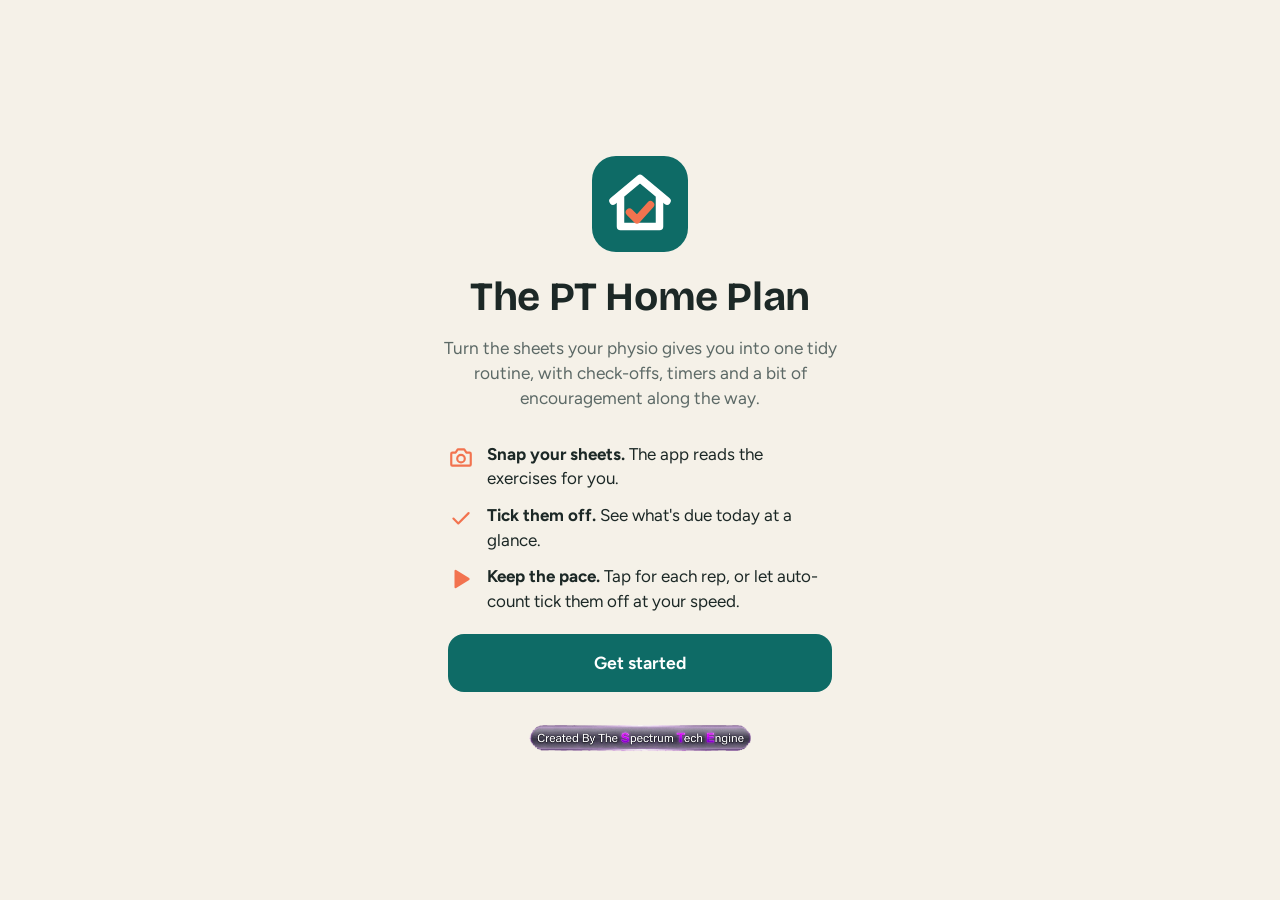
<file: index.html>
<!doctype html>
<html lang="en-IE">
<head>
  <meta charset="utf-8">
  <meta name="viewport" content="width=device-width, initial-scale=1, viewport-fit=cover">
  <meta name="theme-color" content="#F5F1E8" media="(prefers-color-scheme: light)">
  <meta name="theme-color" content="#0F1716" media="(prefers-color-scheme: dark)">
  <meta name="description" content="Turns the sheets your physio gives you into one organised routine, with check-offs, timers and encouragement.">
  <title>The PT Home Plan</title>
  <link rel="icon" href="icon.svg" type="image/svg+xml">
  <link rel="manifest" href="manifest.webmanifest">
  <link rel="apple-touch-icon" href="apple-touch-icon.png">
  <!-- The picture and words WhatsApp shows under a link to the app -->
  <meta property="og:title" content="The PT Home Plan">
  <meta property="og:description" content="Turns the sheets your physio gives you into one organised home routine.">
  <meta property="og:url" content="https://thespectrumtechengine.com/the-pt-home-plan/">
  <meta property="og:image" content="https://thespectrumtechengine.com/the-pt-home-plan/share.jpg">
  <meta property="og:image:secure_url" content="https://thespectrumtechengine.com/the-pt-home-plan/share.jpg">
  <meta property="og:image:type" content="image/jpeg">
  <meta property="og:image:width" content="1200">
  <meta property="og:image:height" content="630">
  <meta property="og:type" content="website">
  <!-- Usage numbers and owner tools, shared by every Spectrum Tech Engine app -->
  <script src="https://thespectrumtechengine.com/ste-owner.js" data-app="the-pt-home-plan" defer></script>
  <script type="module" crossorigin src="./assets/index-CIhafjNV.js"></script>
  <link rel="stylesheet" crossorigin href="./assets/index-ODN9Ig1Z.css">
</head>
<body>
  <div id="app"></div>
</body>
</html>
</file>
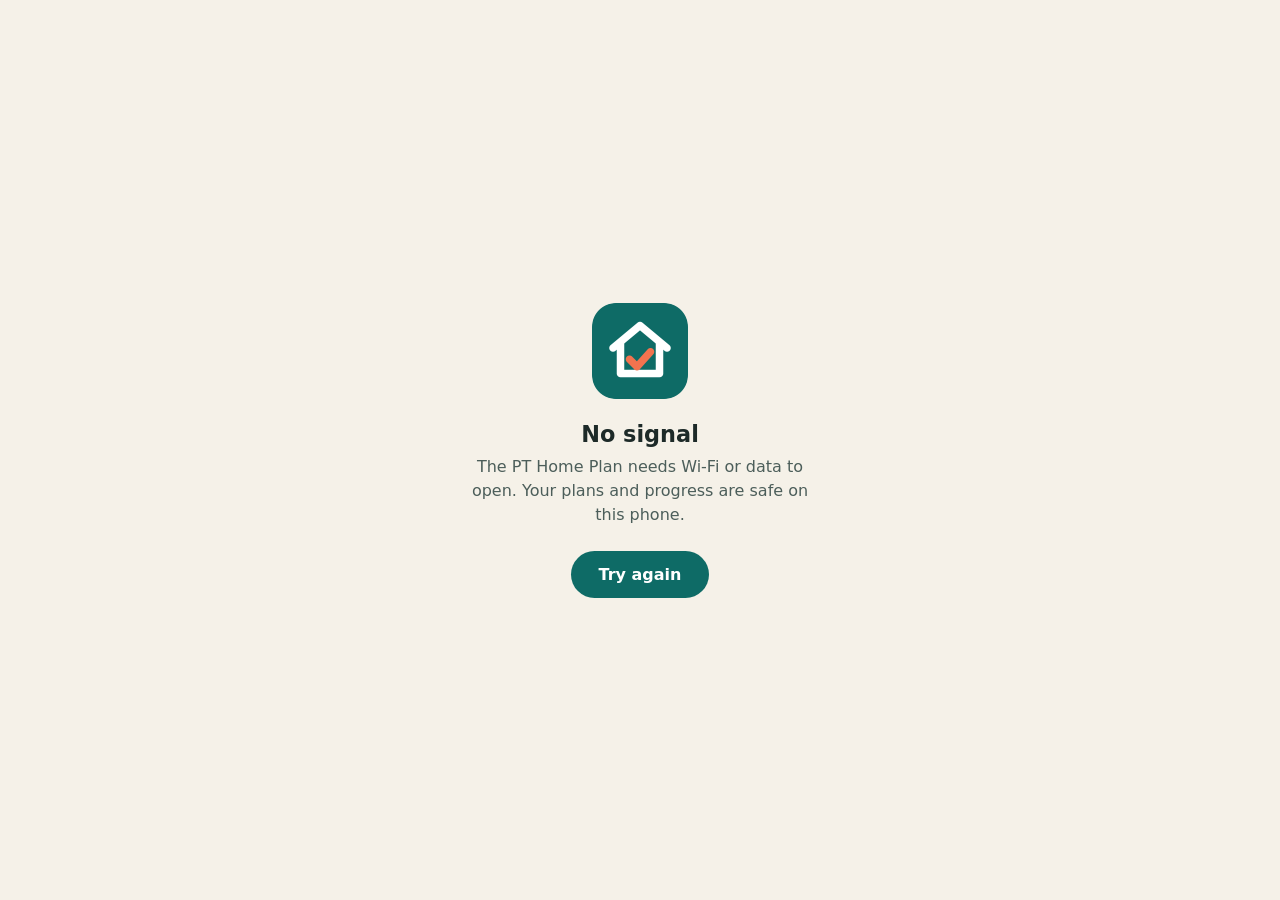
<file: offline.html>
<!doctype html>
<html lang="en-IE">
<head>
<meta charset="utf-8">
<meta name="viewport" content="width=device-width, initial-scale=1">
<title>The PT Home Plan</title>
<style>
  :root { --bg: #F5F1E8; --ink: #1D2A28; --muted: #4C5E5A; --brand: #0E6B66; }
  @media (prefers-color-scheme: dark) { :root { --bg: #0F1716; --ink: #E8EFEC; --muted: #A9BAB5; --brand: #5CC2B8; } }
  body { margin: 0; min-height: 100vh; display: grid; place-items: center; background: var(--bg); color: var(--ink);
         font-family: system-ui, -apple-system, "Segoe UI", sans-serif; text-align: center; padding: 24px; box-sizing: border-box; }
  img { width: 96px; height: 96px; border-radius: 22px; }
  h1 { font-size: 1.4rem; margin: 18px 0 8px; }
  p { margin: 0 0 24px; line-height: 1.5; color: var(--muted); max-width: 22rem; }
  a { display: inline-block; background: var(--brand); color: #fff; font-weight: 700; text-decoration: none; padding: 14px 28px; border-radius: 999px; }
</style>
</head>
<body>
  <main>
    <img src="icon-192.png" alt="">
    <h1>No signal</h1>
    <p>The PT Home Plan needs Wi-Fi or data to open. Your plans and progress are safe on this phone.</p>
    <a href="https://thespectrumtechengine.com/the-pt-home-plan/">Try again</a>
  </main>
</body>
</html>
</file>
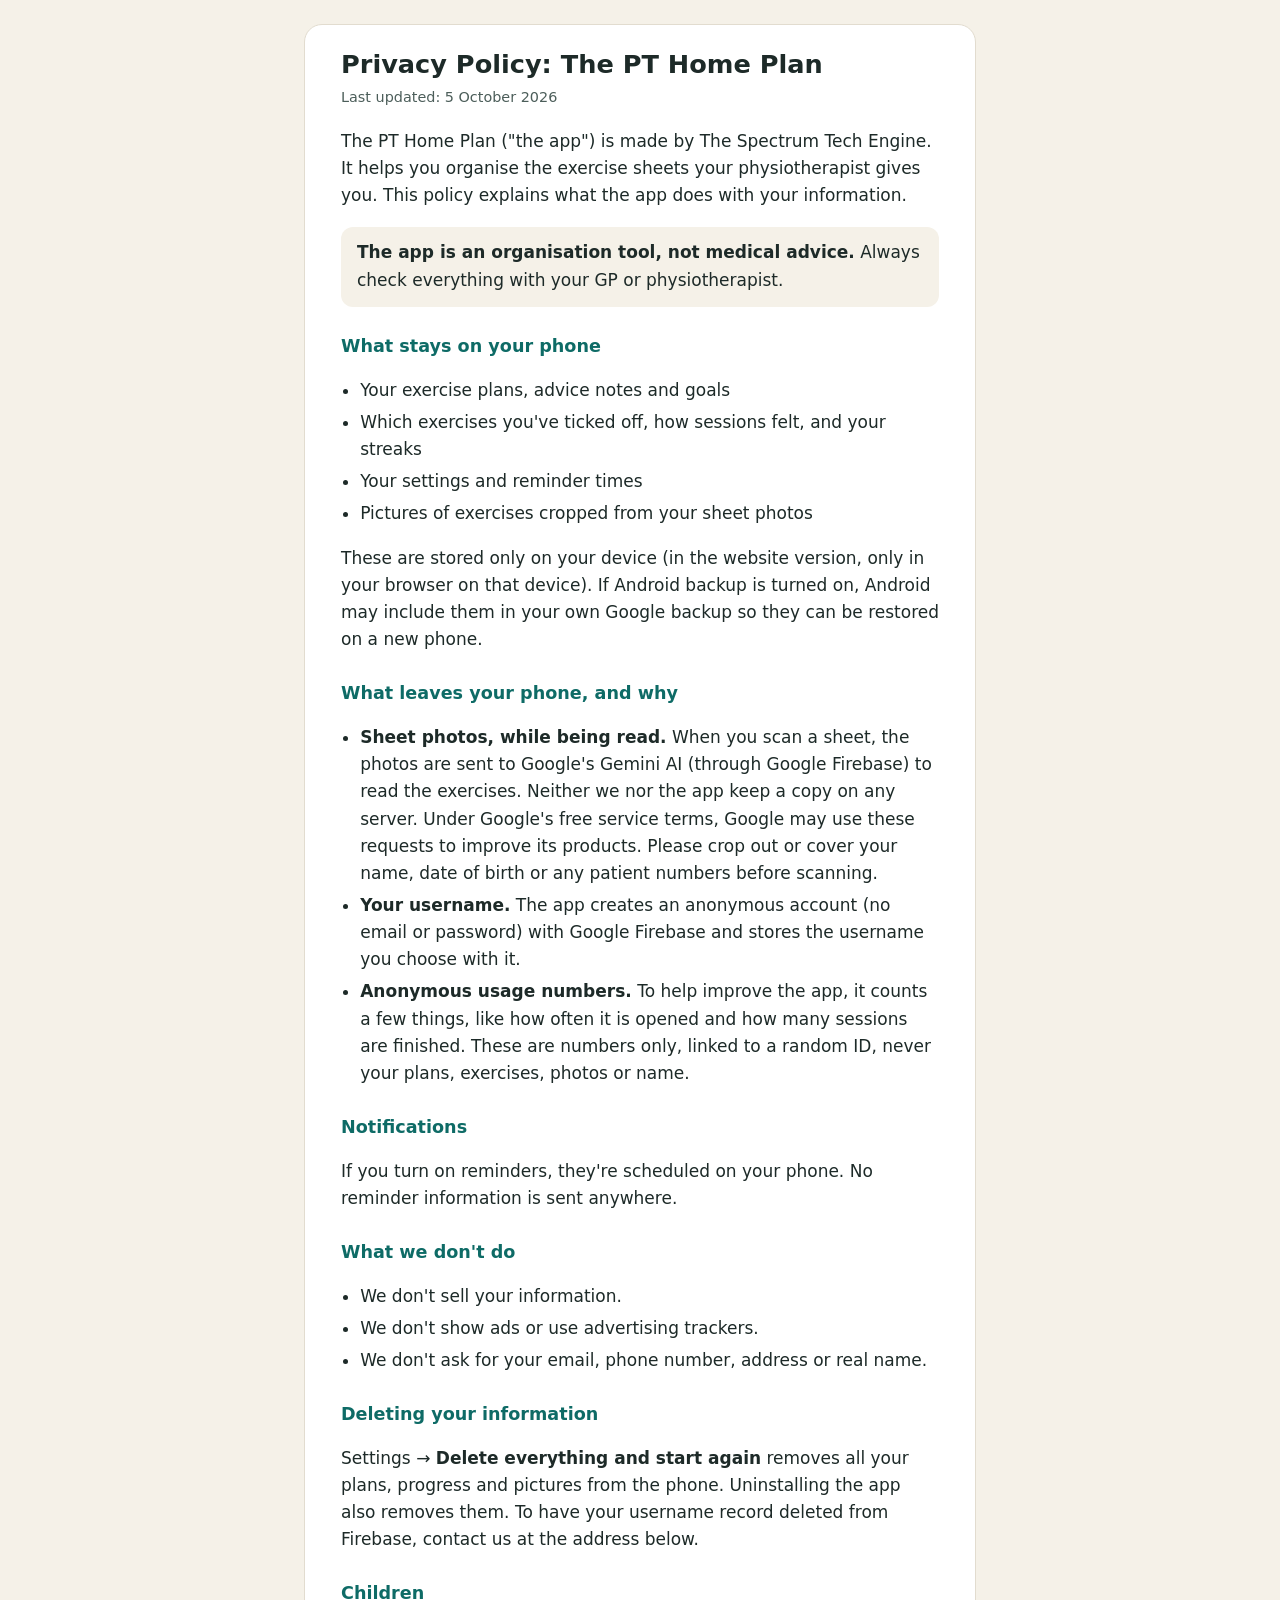
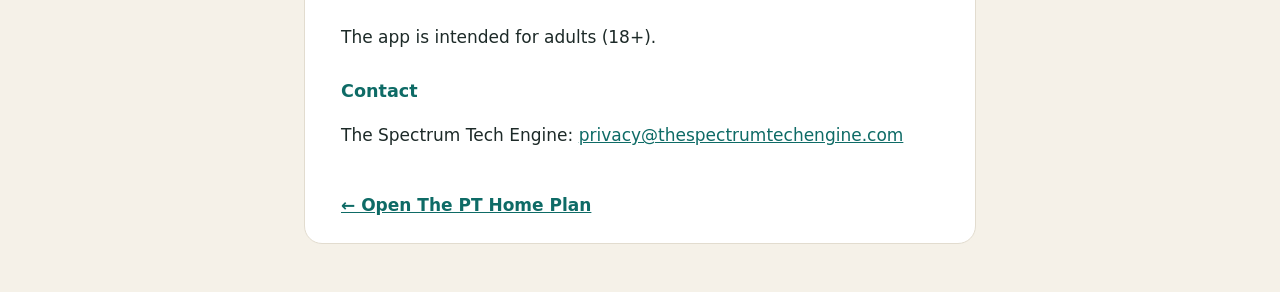
<file: privacy.html>
<!doctype html>
<html lang="en-IE">
<head>
<meta charset="utf-8">
<meta name="viewport" content="width=device-width, initial-scale=1">
<title>Privacy Policy: The PT Home Plan</title>
<meta name="description" content="What The PT Home Plan does with your information.">
<link rel="icon" href="icon.svg" type="image/svg+xml">
<style>
  :root { --bg: #F5F1E8; --card: #FFFFFF; --ink: #1D2A28; --muted: #4C5E5A; --brand: #0E6B66; --line: #E2DCCF; }
  @media (prefers-color-scheme: dark) { :root:not([data-theme="light"]) { --bg: #0F1716; --card: #17221F; --ink: #E8EFEC; --muted: #A9BAB5; --brand: #5CC2B8; --line: #26332F; } }
  :root[data-theme="dark"] { --bg: #0F1716; --card: #17221F; --ink: #E8EFEC; --muted: #A9BAB5; --brand: #5CC2B8; --line: #26332F; }
  * { box-sizing: border-box; }
  body { margin: 0; background: var(--bg); color: var(--ink); font: 17px/1.6 system-ui, -apple-system, "Segoe UI", Roboto, sans-serif; padding: 24px 16px 48px; }
  main { max-width: 42rem; margin: 0 auto; background: var(--card); border: 1px solid var(--line); border-radius: 18px; padding: 24px clamp(16px, 4vw, 36px); }
  h1 { font-size: 1.6rem; line-height: 1.25; margin: 0 0 .3rem; }
  h2 { font-size: 1.1rem; margin: 1.6rem 0 .4rem; color: var(--brand); }
  p, li { color: var(--ink); }
  ul { padding-left: 1.2rem; }
  li { margin: .3rem 0; }
  .updated { color: var(--muted); margin: 0 0 1.2rem; font-size: .9rem; }
  .callout { background: var(--bg); border-radius: 12px; padding: .8rem 1rem; }
  a { color: var(--brand); }
  .back { display: inline-block; margin-top: 1.6rem; font-weight: 600; }
</style>
</head>
<body>
<main>
  <h1>Privacy Policy: The PT Home Plan</h1>
  <p class="updated">Last updated: 5 October 2026</p>

  <p>The PT Home Plan ("the app") is made by The Spectrum Tech Engine. It helps you organise the exercise sheets your physiotherapist gives you. This policy explains what the app does with your information.</p>
  <p class="callout"><b>The app is an organisation tool, not medical advice.</b> Always check everything with your GP or physiotherapist.</p>

  <h2>What stays on your phone</h2>
  <ul>
    <li>Your exercise plans, advice notes and goals</li>
    <li>Which exercises you've ticked off, how sessions felt, and your streaks</li>
    <li>Your settings and reminder times</li>
    <li>Pictures of exercises cropped from your sheet photos</li>
  </ul>
  <p>These are stored only on your device (in the website version, only in your browser on that device). If Android backup is turned on, Android may include them in your own Google backup so they can be restored on a new phone.</p>

  <h2>What leaves your phone, and why</h2>
  <ul>
    <li><b>Sheet photos, while being read.</b> When you scan a sheet, the photos are sent to Google's Gemini AI (through Google Firebase) to read the exercises. Neither we nor the app keep a copy on any server. Under Google's free service terms, Google may use these requests to improve its products. Please crop out or cover your name, date of birth or any patient numbers before scanning.</li>
    <li><b>Your username.</b> The app creates an anonymous account (no email or password) with Google Firebase and stores the username you choose with it.</li>
    <li><b>Anonymous usage numbers.</b> To help improve the app, it counts a few things, like how often it is opened and how many sessions are finished. These are numbers only, linked to a random ID, never your plans, exercises, photos or name.</li>
  </ul>

  <h2>Notifications</h2>
  <p>If you turn on reminders, they're scheduled on your phone. No reminder information is sent anywhere.</p>

  <h2>What we don't do</h2>
  <ul>
    <li>We don't sell your information.</li>
    <li>We don't show ads or use advertising trackers.</li>
    <li>We don't ask for your email, phone number, address or real name.</li>
  </ul>

  <h2>Deleting your information</h2>
  <p>Settings → <b>Delete everything and start again</b> removes all your plans, progress and pictures from the phone. Uninstalling the app also removes them. To have your username record deleted from Firebase, contact us at the address below.</p>

  <h2>Children</h2>
  <p>The app is intended for adults (18+).</p>

  <h2>Contact</h2>
  <p>The Spectrum Tech Engine: <a href="mailto:privacy@thespectrumtechengine.com">privacy@thespectrumtechengine.com</a></p>

  <a class="back" href="./">← Open The PT Home Plan</a>
</main>
</body>
</html>
</file>
<file: assets/index-ODN9Ig1Z.css>
@font-face{font-family:Figtree Variable;font-style:normal;font-display:swap;font-weight:300 900;src:url(./figtree-latin-ext-wght-normal-DCwSJGxG.woff2)format("woff2-variations");unicode-range:U+100-2BA,U+2BD-2C5,U+2C7-2CC,U+2CE-2D7,U+2DD-2FF,U+304,U+308,U+329,U+1D00-1DBF,U+1E00-1E9F,U+1EF2-1EFF,U+2020,U+20A0-20AB,U+20AD-20C0,U+2113,U+2C60-2C7F,U+A720-A7FF}@font-face{font-family:Figtree Variable;font-style:normal;font-display:swap;font-weight:300 900;src:url(./figtree-latin-wght-normal-D_ZTVpCC.woff2)format("woff2-variations");unicode-range:U+??,U+131,U+152-153,U+2BB-2BC,U+2C6,U+2DA,U+2DC,U+304,U+308,U+329,U+2000-206F,U+20AC,U+2122,U+2191,U+2193,U+2212,U+2215,U+FEFF,U+FFFD}@font-face{font-family:Bricolage Grotesque Variable;font-style:normal;font-display:swap;font-weight:200 800;src:url(./bricolage-grotesque-vietnamese-wght-normal-BUzh504Q.woff2)format("woff2-variations");unicode-range:U+102-103,U+110-111,U+128-129,U+168-169,U+1A0-1A1,U+1AF-1B0,U+300-301,U+303-304,U+308-309,U+323,U+329,U+1EA0-1EF9,U+20AB}@font-face{font-family:Bricolage Grotesque Variable;font-style:normal;font-display:swap;font-weight:200 800;src:url(./bricolage-grotesque-latin-ext-wght-normal-CcLUaPy7.woff2)format("woff2-variations");unicode-range:U+100-2BA,U+2BD-2C5,U+2C7-2CC,U+2CE-2D7,U+2DD-2FF,U+304,U+308,U+329,U+1D00-1DBF,U+1E00-1E9F,U+1EF2-1EFF,U+2020,U+20A0-20AB,U+20AD-20C0,U+2113,U+2C60-2C7F,U+A720-A7FF}@font-face{font-family:Bricolage Grotesque Variable;font-style:normal;font-display:swap;font-weight:200 800;src:url(./bricolage-grotesque-latin-wght-normal-DLoelf7F.woff2)format("woff2-variations");unicode-range:U+??,U+131,U+152-153,U+2BB-2BC,U+2C6,U+2DA,U+2DC,U+304,U+308,U+329,U+2000-206F,U+20AC,U+2122,U+2191,U+2193,U+2212,U+2215,U+FEFF,U+FFFD}:root{--bg:#f5f1e8;--surface:#fff;--surface-2:#efeadf;--ink:#1c2826;--ink-2:#5c6966;--line:#e3ddd0;--brand:#0e6b66;--brand-ink:#fff;--brand-soft:#d6ebe8;--accent:#f2734f;--accent-soft:#fde4db;--ok:#2e8a57;--danger:#c2412d;--gold:#e0a030;--shadow:0 1px 2px #1c28260f, 0 4px 16px #1c28260f;--radius:18px;--f-display:"Bricolage Grotesque Variable", "Figtree Variable", system-ui, sans-serif;--f-body:"Figtree Variable", system-ui, -apple-system, "Segoe UI", sans-serif;--safe-top:env(safe-area-inset-top,0px);--safe-bottom:env(safe-area-inset-bottom,0px);--tabbar-h:68px;--lightningcss-light:initial;--lightningcss-dark: ;color-scheme:light dark}@media (prefers-color-scheme:dark){:root{--lightningcss-light: ;--lightningcss-dark:initial;--bg:#0f1716;--surface:#172220;--surface-2:#1e2b29;--ink:#edf3f1;--ink-2:#9dada9;--line:#26332f;--brand:#3cb3a8;--brand-ink:#062320;--brand-soft:#173b37;--accent:#ff8a68;--accent-soft:#3a221b;--ok:#4cc184;--danger:#ff7a63;--shadow:0 1px 2px #0000004d, 0 4px 16px #00000040}}*{box-sizing:border-box}html,body{background:var(--bg);color:var(--ink);margin:0}body{font-family:var(--f-body);-webkit-font-smoothing:antialiased;-webkit-tap-highlight-color:transparent;overscroll-behavior-y:none;font-size:17px;line-height:1.45}body.no-scroll{overflow:hidden}button,input,textarea,select{font:inherit;color:inherit}button{cursor:pointer}svg{flex:none}img{max-width:100%}h1,h2,h3{margin:0;line-height:1.15}p{margin:0 0 .6em}p:last-child{margin-bottom:0}.sr-only{clip:rect(0 0 0 0);width:1px;height:1px;position:absolute;overflow:hidden}.muted{color:var(--ink-2)}.small{font-size:.85rem}.video-code{color:var(--ink-2);letter-spacing:.02em;margin:-.35rem 0 .8rem;font-size:.8rem}.center{text-align:center}.pad{padding:2rem 1rem}.display{font-family:var(--f-display);letter-spacing:-.01em;font-weight:700}.eyebrow{letter-spacing:.06em;text-transform:uppercase;color:var(--brand);margin:0 0 .3rem;font-size:.78rem;font-weight:600}.prose{white-space:normal}.fine{color:var(--ink-2);text-align:center;max-width:30rem;margin:.5rem auto 0;font-size:.78rem}#app{min-height:100dvh}.view{max-width:640px;padding:calc(var(--safe-top) + 1.25rem) 16px calc(var(--tabbar-h) + var(--safe-bottom) + 1.5rem);flex-direction:column;gap:1rem;margin:0 auto;display:flex}.view.onboarding{padding-bottom:calc(var(--safe-bottom) + 1.5rem);justify-content:center;min-height:100dvh}.page-head{justify-content:space-between;align-items:flex-start;gap:1rem;padding-top:.25rem;display:flex}.page-head h1{font-size:clamp(1.6rem,6.4vw,2.1rem)}.section-title{align-items:center;gap:.45rem;margin:.5rem 0 .6rem;font-size:1.05rem;font-weight:700;display:flex}.section-title svg{width:20px;height:20px;color:var(--brand)}.section-title.flush{margin-top:0}.section-title .count{color:var(--ink-2);background:var(--surface-2);border-radius:99px;padding:.05rem .5rem;font-size:.8rem;font-weight:600}.stack{flex-direction:column;gap:.75rem;display:flex}.stack.faded{opacity:.7}.card{background:var(--surface);border-radius:var(--radius);box-shadow:var(--shadow);border:1px solid var(--line);padding:1rem}.card.notice{background:var(--brand-soft);box-shadow:none;border-color:#0000}.card.notice h3{margin-bottom:.4rem}.chips-row{flex-wrap:wrap;gap:.4rem;display:flex}.chip{background:var(--surface-2);color:var(--ink-2);border-radius:99px;align-items:center;gap:.3rem;padding:.25rem .65rem;font-size:.82rem;font-weight:600;display:inline-flex}.chip svg{width:15px;height:15px}.chip.flame{background:var(--accent-soft);color:var(--accent);padding:.35rem .75rem;font-size:1rem}.chip.flame svg{width:18px;height:18px}.btn{background:var(--surface-2);min-height:48px;color:var(--ink);border:1.5px solid #0000;border-radius:14px;justify-content:center;align-items:center;gap:.5rem;padding:.7rem 1.2rem;font-size:1rem;font-weight:650;text-decoration:none;transition:transform .12s,background .2s,opacity .2s;display:inline-flex}.btn:active{transform:scale(.97)}.btn:disabled{opacity:.45;pointer-events:none}.btn svg{width:20px;height:20px}.btn.primary{background:var(--brand);color:var(--brand-ink)}.btn.ghost{border-color:var(--line);background:0 0}.btn.danger{background:var(--danger);color:#fff}.btn.danger-ghost{color:var(--danger);background:0 0}.btn.link{min-height:40px;color:var(--brand);background:0 0;padding:.4rem}.btn.big{border-radius:16px;min-height:58px;font-size:1.1rem}.btn.small{min-height:38px;padding:.4rem .85rem;font-size:.9rem}.btn.wide{width:100%}.icon-btn{width:44px;height:44px;color:var(--ink);background:0 0;border:none;border-radius:50%;place-items:center;display:grid}.icon-btn svg{width:24px;height:24px}.icon-btn.small{width:34px;height:34px}.icon-btn.small svg{width:18px;height:18px}.icon-btn:disabled{opacity:.25}.icon-btn:active{background:var(--surface-2)}.row-btns{gap:.6rem;margin-top:1rem;display:flex}.row-btns .btn{flex:1}.add-row{grid-template-columns:1fr 1fr;gap:.6rem;display:grid}:focus-visible{outline:3px solid var(--accent);outline-offset:2px}.tabbar{z-index:20;height:calc(var(--tabbar-h) + var(--safe-bottom));padding-bottom:var(--safe-bottom);background:color-mix(in srgb, var(--surface) 92%, transparent);-webkit-backdrop-filter:blur(14px);backdrop-filter:blur(14px);border-top:1px solid var(--line);grid-template-columns:repeat(4,1fr);display:grid;position:fixed;bottom:0;left:0;right:0}.tabbar button{color:var(--ink-2);background:0 0;border:none;flex-direction:column;justify-content:center;align-items:center;gap:.2rem;font-size:.75rem;font-weight:600;display:flex}.tabbar svg{width:24px;height:24px;transition:transform .2s}.tabbar [aria-current=page]{color:var(--brand)}.tabbar [aria-current=page] svg{transform:translateY(-1px)scale(1.08)}.onboard{text-align:center;flex-direction:column;align-items:center;gap:1rem;animation:.4s both rise;display:flex}.onboard h1{font-size:clamp(1.9rem,8vw,2.5rem)}.onboard .lede{color:var(--ink-2);max-width:26rem;font-size:1.08rem}.onboard .btn.big{width:100%;max-width:24rem}.onboard-hero{margin-top:1rem;animation:.6s cubic-bezier(.3,1.6,.5,1) both pop}.onboard-icon{background:var(--brand-soft);width:72px;height:72px;color:var(--brand);border-radius:22px;place-items:center;display:grid}.onboard-icon svg{width:36px;height:36px}.onboard .notice{text-align:left}.feature-list{text-align:left;gap:.75rem;max-width:24rem;margin:.25rem 0;padding:0;list-style:none;display:grid}.feature-list li{align-items:flex-start;gap:.8rem;display:flex}.feature-list svg{width:26px;height:26px;color:var(--accent);margin-top:2px}.name-form{gap:.6rem;width:100%;max-width:24rem;display:grid}.field-error{color:var(--danger);min-height:1.2em;margin:0;font-size:.9rem}.ste-sig{width:14rem;max-width:70%;height:auto;margin:1rem auto .25rem;display:block}.app-foot{text-align:center;color:var(--ink-2);font-size:.8rem}.app-foot .ste-sig{width:11rem}.form{gap:.9rem;display:grid}.field{gap:.35rem;display:grid}.field>span{color:var(--ink-2);font-size:.85rem;font-weight:650}input:not([type=checkbox]),textarea{border:1.5px solid var(--line);background:var(--bg);width:100%;min-height:50px;color:var(--ink);border-radius:12px;padding:.7rem .9rem;font-size:1rem}textarea{resize:vertical;line-height:1.4}input:focus,textarea:focus{border-color:var(--brand);outline:none}.stepper{grid-template-columns:44px 1fr 44px;align-items:center;gap:.3rem;display:grid}.stepper button{background:var(--surface-2);border:none;border-radius:12px;place-items:center;height:44px;display:grid}.stepper button svg{width:18px;height:18px}.stepper input{text-align:center;min-height:44px;padding:.5rem 0;font-size:1.1rem;font-weight:700}.stepper-label{text-align:center;color:var(--ink-2);grid-column:1/-1;font-size:.78rem;font-weight:600}.field .stepper{max-width:14rem;margin-top:.5rem}.grid3{grid-template-columns:repeat(3,1fr);gap:.5rem;display:grid}.grid3 .stepper{grid-template-columns:32px 1fr 32px;gap:.2rem}.grid3 .stepper button{border-radius:10px;height:40px}.switch{align-items:center;gap:.7rem;min-height:44px;font-weight:600;display:flex}.switch input{width:22px;height:22px;accent-color:var(--brand)}.segmented{background:var(--surface-2);border-radius:14px;gap:.25rem;padding:.25rem;display:flex}.segmented button{min-height:42px;color:var(--ink-2);background:0 0;border:none;border-radius:11px;flex:1;justify-content:center;align-items:center;gap:.3rem;font-size:.92rem;font-weight:650;display:inline-flex}.segmented button svg{width:16px;height:16px}.segmented [aria-selected=true],.segmented [aria-checked=true]{background:var(--surface);color:var(--ink);box-shadow:var(--shadow)}.segmented [aria-selected=true] svg{color:var(--ok)}.segmented.wrap{flex-wrap:wrap}.segmented.wrap button{flex:40%}.summary{align-items:center;gap:1rem;display:flex}.ring-bg{stroke:var(--surface-2)}.ring-fg{stroke:var(--brand);stroke-linecap:round;transition:stroke-dashoffset .5s cubic-bezier(.3,.8,.3,1)}.ring text{fill:var(--ink);font-size:14px;font-weight:750;font-family:var(--f-body)}.empty{text-align:center;justify-items:center;gap:.7rem;padding:2rem 1.25rem;display:grid}.empty .btn{width:100%;max-width:22rem}.empty-art{background:var(--accent-soft);width:84px;height:84px;color:var(--accent);border-radius:26px;place-items:center;display:grid;transform:rotate(-6deg)}.empty-art svg{width:42px;height:42px}.plan-card{gap:.8rem;display:grid}.plan-head{justify-content:space-between;align-items:flex-start;gap:.5rem;display:flex}.plan-head h2{font-size:1.2rem;font-family:var(--f-display)}.plan-head b.ok{color:var(--ok)}.ex-list{margin:0;padding:0;list-style:none;display:grid}.ex-list.card{padding:.3rem .8rem}.ex-row{border-bottom:1px solid var(--line);align-items:center;gap:.7rem;padding:.35rem 0;display:flex}.ex-row:last-child{border-bottom:none}.ex-main{text-align:left;background:0 0;border:none;flex:1;gap:.1rem;min-height:48px;padding:.45rem 0;display:grid}.ex-name{font-weight:650;display:block}.ex-main.with-thumb{align-items:center;gap:.7rem;display:flex}.ex-text{gap:.1rem;min-width:0;display:grid}.ex-row .ex-thumb{width:52px;height:52px}.ex-row.done .ex-thumb{opacity:.55}.ex-meta{color:var(--ink-2);align-items:center;gap:.35rem;font-size:.84rem;display:flex}.ex-meta svg{width:16px;height:16px}.ex-row.done .ex-name{text-decoration:line-through;-webkit-text-decoration-color:var(--ink-2);text-decoration-color:var(--ink-2);color:var(--ink-2)}.pos-ico{color:var(--brand);place-items:center;display:grid}.pos-ico svg{width:22px;height:22px}.tick{border:2px solid var(--line);background:var(--bg);color:#0000;border-radius:11px;flex:none;place-items:center;width:34px;height:34px;transition:background .2s,border-color .2s,transform .15s;display:grid}.tick svg{stroke-width:3px;width:20px;height:20px}.tick[aria-checked=true],.done>.tick{background:var(--ok);border-color:var(--ok);color:#fff;animation:.35s cubic-bezier(.3,1.6,.5,1) pop}.tick:active{transform:scale(.9)}.tick.static{border-radius:8px;width:26px;height:26px}.tick.static svg{width:16px;height:16px}.plan-tile{text-align:left;justify-content:space-between;align-items:center;gap:.8rem;width:100%;display:flex}.plan-tile h3{margin-bottom:.2rem;font-size:1.08rem}.plan-tile>svg{width:22px;height:22px;color:var(--ink-2)}.sub-head{z-index:5;padding:calc(var(--safe-top) + .6rem) 10px .6rem;background:color-mix(in srgb, var(--bg) 90%, transparent);-webkit-backdrop-filter:blur(12px);backdrop-filter:blur(12px);grid-template-columns:44px 1fr auto;align-items:center;gap:.5rem;margin:0 -16px;display:grid;position:sticky;top:0}.sub-head h1{text-align:center;white-space:nowrap;text-overflow:ellipsis;font-size:1.15rem;overflow:hidden}.sub-head>span{width:44px}.goal-list{margin:0;padding:.3rem .9rem;list-style:none;display:grid}section>.goal-list{padding:0}.goal-list li{border-bottom:1px solid var(--line);align-items:center;gap:.7rem;padding:.55rem 0;display:flex}.goal-list li:last-child{border-bottom:none}.goal-list li.done span:last-child{color:var(--ink-2);text-decoration:line-through}.goal-list .tick.static{background:var(--surface-2);border-color:#0000}.goal-list .done .tick.static{background:var(--ok);color:#fff}.advice summary{cursor:pointer;align-items:center;min-height:32px;font-weight:650;display:flex}.advice .prose,details.advice+details.advice{margin-top:.6rem}.danger-zone{gap:.5rem;margin-top:.5rem;display:grid}.note{background:var(--accent-soft);border-radius:12px;align-items:flex-start;gap:.5rem;padding:.6rem .8rem;font-size:.92rem;font-weight:600;display:flex}.note svg{width:20px;height:20px;color:var(--accent);margin-top:1px}.ex-pic{background:#fff;border-radius:12px;max-height:240px;margin:0 auto 1rem;display:block}.turn-pic{margin:-.4rem auto 1rem;display:flex}.thumbs{grid-template-columns:repeat(auto-fill,minmax(96px,1fr));gap:.6rem;margin-top:.8rem;display:grid}.thumb{aspect-ratio:3/4;background:var(--surface-2);border-radius:12px;margin:0;position:relative;overflow:hidden}.thumb img{object-fit:cover;width:100%;height:100%}.thumb figcaption{color:#fff;text-align:center;background:#0000008c;padding:.25rem;font-size:.72rem;position:absolute;bottom:0;left:0;right:0}.thumb-x{color:#fff;background:#0009;border:none;border-radius:50%;place-items:center;width:30px;height:30px;display:grid;position:absolute;top:4px;right:4px}.thumb-x svg{width:16px;height:16px}.thumb.add{border:2px dashed var(--line);color:var(--brand);background:0 0;flex-direction:column;justify-content:center;align-items:center;gap:.3rem;font-size:.82rem;font-weight:650;display:flex}.thumb.add svg{width:28px;height:28px}.reading{text-align:center;place-content:center;justify-items:center;gap:1rem;min-height:80dvh;padding:1rem;display:grid}.spinner{border:6px solid var(--brand-soft);border-top-color:var(--brand);border-radius:50%;width:64px;height:64px;animation:1s linear infinite spin}.ex-edit{padding:.6rem .8rem}.ex-edit.open{border-color:var(--brand)}.ex-edit-head{align-items:center;gap:.5rem;display:flex}.ex-edit-toggle{text-align:left;background:0 0;border:none;flex:1;align-items:center;gap:.7rem;min-height:52px;padding:.3rem 0;display:flex}.ex-thumb{background:var(--surface-2);width:46px;height:46px;color:var(--brand);border-radius:10px;flex:none;place-items:center;display:grid;overflow:hidden}.ex-thumb img{object-fit:contain;background:#fff;width:100%;height:100%}.ex-thumb svg{width:24px;height:24px}.reorder{flex-direction:column;display:flex}.ex-edit .form{border-top:1px solid var(--line);margin-top:.8rem;padding-top:.8rem}.goal-edit{align-items:center;gap:.4rem;display:flex}.tiles{grid-template-columns:1fr 1fr;gap:.75rem;display:grid}.tile{text-align:center;gap:.1rem;padding:1.1rem .5rem;display:grid}.tile-num{font-family:var(--f-display);color:var(--brand);font-size:2.2rem;font-weight:750;line-height:1}.tile-num small{color:var(--ink-2);font-size:1rem}.tile-label{color:var(--ink-2);font-size:.82rem;font-weight:600}.cal-head,.cal{text-align:center;grid-template-columns:repeat(7,1fr);gap:.35rem;display:grid}.cal-head{color:var(--ink-2);margin-bottom:.35rem;font-size:.75rem;font-weight:700}.cal-day{aspect-ratio:1;color:var(--ink-2);background:var(--surface-2);border-radius:9px;place-items:center;font-size:.8rem;font-weight:650;display:grid}.cal-day.l1{background:color-mix(in srgb, var(--brand) 30%, var(--surface-2));color:var(--ink)}.cal-day.l2{background:color-mix(in srgb, var(--brand) 60%, var(--surface-2));color:var(--brand-ink)}.cal-day.l3{background:var(--brand);color:var(--brand-ink)}.cal-day.today{outline:2px solid var(--accent);outline-offset:1px}.legend{color:var(--ink-2);flex-wrap:wrap;align-items:center;gap:.35rem;margin-top:.8rem;font-size:.75rem;display:flex}.legend .cal-day{border-radius:4px;width:14px;height:14px;margin-left:.4rem}.feel-list{margin:0 0 .6rem;padding:0;list-style:none;display:grid}.feel-list li{border-bottom:1px solid var(--line);grid-template-columns:auto 1fr auto;align-items:center;gap:.6rem;padding:.45rem 0;font-size:.92rem;display:grid}.feel-list .muted{text-overflow:ellipsis;white-space:nowrap;overflow:hidden}.feel-tag{background:var(--surface-2);border-radius:99px;padding:.15rem .55rem;font-size:.78rem;font-weight:700}.feel-tag.easy,.feel-tag.grand{background:var(--brand-soft);color:var(--brand)}.feel-tag.tough{background:color-mix(in srgb, var(--gold) 22%, transparent);color:var(--gold)}.feel-tag.sore{background:var(--accent-soft);color:var(--danger)}.setting{border-bottom:1px solid var(--line);justify-content:space-between;align-items:center;gap:1rem;min-height:56px;padding:.4rem 0;display:flex}.setting:last-child{border-bottom:none}.setting>span{gap:.1rem;display:grid}.setting small{color:var(--ink-2);font-size:.82rem}.toggle{appearance:none;background:var(--line);cursor:pointer;border-radius:99px;flex:none;width:52px;height:32px;margin:0;transition:background .2s;position:relative}.toggle:after{content:"";background:#fff;border-radius:50%;width:26px;height:26px;transition:transform .2s;position:absolute;top:3px;left:3px;box-shadow:0 1px 3px #0000004d}.toggle:checked{background:var(--brand)}.toggle:checked:after{transform:translate(20px)}.toggle:disabled{opacity:.4}input.time{width:auto;min-height:44px}.page{z-index:30;background:var(--bg);padding:0 16px calc(var(--safe-bottom) + 2rem);flex-direction:column;gap:1rem;transition:transform .25s cubic-bezier(.3,.8,.3,1);display:flex;position:fixed;inset:0;overflow-y:auto;transform:translate(100%)}.page>*{width:100%;max-width:640px;margin-left:auto;margin-right:auto}.page>.sub-head{width:auto;max-width:none;margin-left:-16px;margin-right:-16px}.page.in{transform:none}.sheet-wrap{z-index:60;position:fixed;inset:0}.sheet-scrim{opacity:0;background:#0006;transition:opacity .25s;position:absolute;inset:0}.sheet{background:var(--surface);max-width:640px;max-height:88dvh;padding:.6rem 1.25rem calc(var(--safe-bottom) + 1.25rem);border-radius:24px 24px 0 0;margin:0 auto;transition:transform .25s cubic-bezier(.3,.8,.3,1);position:absolute;bottom:0;left:0;right:0;overflow-y:auto;transform:translateY(100%)}.sheet-wrap.open .sheet{transform:none}.sheet-wrap.open .sheet-scrim{opacity:1}.sheet-grip{background:var(--line);border-radius:99px;width:40px;height:5px;margin:0 auto 1rem}.sheet-title{font-family:var(--f-display);margin-bottom:.6rem;font-size:1.35rem}.sheet .chips-row{margin-bottom:.8rem}.sheet .prose,.sheet .note{margin-bottom:1rem}.toast{width:-moz-fit-content;width:fit-content;left:0;right:0;top:calc(var(--safe-top) + 12px);z-index:90;background:var(--ink);max-width:min(100vw - 32px,520px);color:var(--bg);border-radius:16px;align-items:center;gap:.6rem;margin:0 auto;padding:.8rem 1.1rem;font-weight:650;transition:transform .35s cubic-bezier(.3,1.4,.5,1);display:flex;position:fixed;transform:translateY(-150%);box-shadow:0 8px 30px #00000040}.toast.show{transform:none}.toast.praise{background:var(--brand);color:var(--brand-ink)}.toast-ico svg{width:22px;height:22px;color:var(--accent);fill:var(--accent)}.player{z-index:50;background:var(--bg);padding:calc(var(--safe-top) + .5rem) 16px calc(var(--safe-bottom) + .75rem);flex-direction:column;animation:.25s both rise;display:flex;position:fixed;inset:0}.player.closing{opacity:0;transition:opacity .2s}.player-top{grid-template-columns:44px 1fr 44px;align-items:center;gap:.5rem;display:grid}.player-progress{gap:4px;display:flex}.player-progress span{background:var(--surface-2);border-radius:99px;flex:1;height:6px}.player-progress .done{background:var(--ok)}.player-progress .now{background:var(--brand)}.pace-row{flex-wrap:wrap;justify-content:center;align-items:center;gap:.6rem;margin-top:.4rem;display:flex}.pace{background:var(--surface-2,#0000000d);border-radius:999px;align-items:center;gap:.35rem;padding:.2rem;display:inline-flex}.pace span{text-align:center;min-width:7.5em;color:var(--ink-2);font-size:.9rem}.pace .icon-btn:disabled{opacity:.35}.auto-btn{min-width:9.5em}.pace-bar{background:#00000014;border-radius:3px;width:min(260px,80%);height:6px;margin:.7rem auto 0;overflow:hidden}.pace-bar i{background:var(--brand);transform-origin:0;width:100%;height:100%;animation:linear infinite pace-fill;display:block}@keyframes pace-fill{0%{transform:scaleX(0)}to{transform:scaleX(1)}}@media (prefers-reduced-motion:reduce){.pace-bar i{opacity:.5;animation:none;transform:none}}.player-body{flex-direction:column;flex:1;gap:1rem;width:100%;max-width:560px;margin:0 auto;padding:1rem 0;display:flex;overflow-y:auto}.player-ex{align-items:center;gap:.9rem;display:flex}.player-ex h2{font-family:var(--f-display);font-size:1.45rem}.player-pic{object-fit:contain;background:#fff;border-radius:14px;flex:none;width:110px;height:110px}.player-pos{background:var(--brand-soft);width:72px;height:72px;color:var(--brand);border-radius:20px;flex:none;place-items:center;display:grid}.player-pos svg{width:36px;height:36px}.ready{flex-direction:column;gap:.9rem;margin-top:auto;display:flex}.how{background:var(--surface);border:1px solid var(--line);border-radius:14px;padding:.8rem 1rem}.how summary{cursor:pointer;font-weight:650}.how p{margin-top:.6rem}.heads-up{background:var(--brand-soft);border-radius:14px;align-items:center;gap:.6rem;padding:.8rem 1rem;font-weight:650;display:flex}.heads-up svg{width:28px;height:28px;color:var(--brand)}.between{text-align:center;margin:auto 0}.big-msg{font-family:var(--f-display);font-size:1.7rem;font-weight:700}.counter-wrap{flex-direction:column;align-items:center;gap:.6rem;margin:auto 0;display:flex}.side-label{color:var(--accent);text-transform:uppercase;letter-spacing:.06em;margin:0;font-size:.9rem;font-weight:750}.counter{aspect-ratio:1;touch-action:manipulation;background:0 0;border:none;border-radius:50%;place-items:center;width:min(72vw,260px);padding:0;display:grid;position:relative}.counter .ring{width:100%;height:100%;position:absolute;inset:0}.counter .ring-fg{stroke:var(--brand)}.counter.holding .ring-fg{stroke:var(--accent);transition:stroke-dashoffset 1s linear}.counter:active{transform:scale(.97)}.counter-num{font-family:var(--f-display);font-variant-numeric:tabular-nums;margin-top:-1rem;font-size:clamp(4.5rem,24vw,6.5rem);font-weight:800;line-height:1}.counter-of{color:var(--ink-2);font-weight:650;position:absolute;bottom:26%}.cheer{min-height:1.5em;color:var(--brand);text-align:center;margin:0;font-weight:650}.player-bottom{gap:.6rem;width:100%;max-width:560px;margin:0 auto;display:flex}.player-bottom .btn{flex:1}.player-bottom .btn[data-minus]{flex:0 0 56px;padding:0}.finished{text-align:center;flex-direction:column;flex:1;justify-content:center;align-items:center;gap:.9rem;max-width:480px;margin:0 auto;display:flex;position:relative}.finished h2{font-size:1.6rem}.finished .btn.big{width:100%;margin-top:.5rem}.finish-badge{background:var(--ok);color:#fff;width:104px;height:104px;box-shadow:0 0 0 12px color-mix(in srgb, var(--ok) 20%, transparent);border-radius:50%;place-items:center;animation:.6s cubic-bezier(.3,1.6,.5,1) both pop;display:grid}.finish-badge svg{stroke-width:3px;width:56px;height:56px}.q{margin:.5rem 0 0;font-weight:700}.feel{grid-template-columns:repeat(4,1fr);gap:.4rem;width:100%;display:grid}.chip-btn{border:1.5px solid var(--line);background:var(--surface);border-radius:99px;min-height:46px;padding:.5rem .3rem;font-weight:650}.chip-btn[aria-pressed=true]{background:var(--brand);color:var(--brand-ink);border-color:var(--brand)}.confetti{pointer-events:none;position:absolute;inset:0;overflow:hidden}.confetti i{top:-10px;left:calc(var(--k) * 5.5%);background:hsl(calc(var(--k) * 47) 75% 60%);width:9px;height:14px;animation:fall calc(1.8s + var(--k) * 70ms) ease-in calc(var(--k) * 50ms) both;border-radius:2px;position:absolute}@keyframes rise{0%{opacity:0;transform:translateY(12px)}to{opacity:1;transform:none}}@keyframes pop{0%{opacity:0;transform:scale(.6)}to{opacity:1;transform:scale(1)}}@keyframes spin{to{transform:rotate(360deg)}}@keyframes pulse{0%{box-shadow:0 0 0 0 color-mix(in srgb, var(--accent) 55%, transparent)}70%{box-shadow:0 0 0 12px #0000}to{box-shadow:0 0 #0000}}@keyframes fall{0%{opacity:1;transform:translateY(0)rotate(0)}to{opacity:0;transform:translateY(85vh)rotate(540deg)}}@media (prefers-reduced-motion:reduce){*,:before,:after{transition-duration:.01ms!important;animation-duration:.01ms!important}.confetti{display:none}}
</file>
